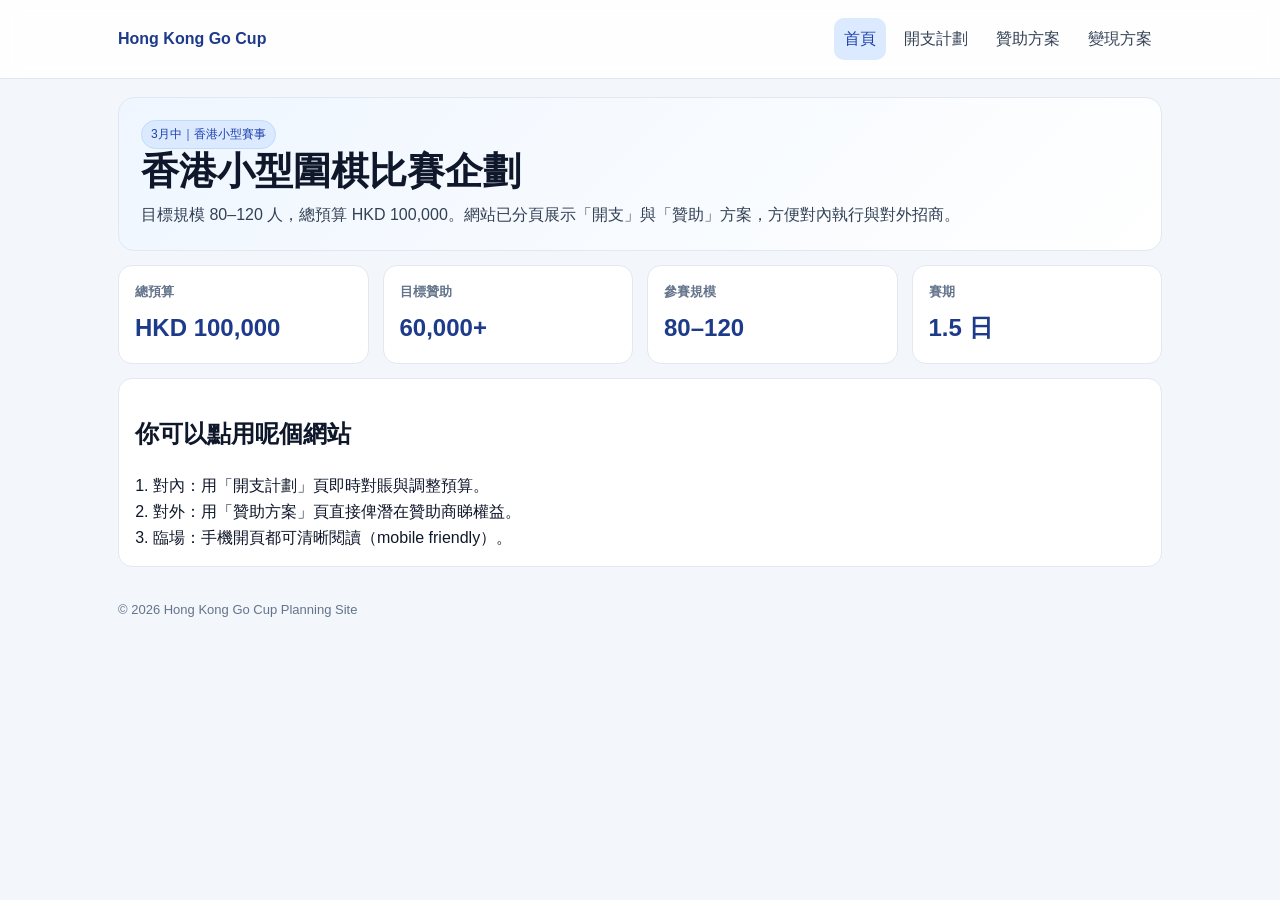
<file: index.html>
<!doctype html>
<html lang="zh-Hant">
<head>
  <meta charset="UTF-8" />
  <meta name="viewport" content="width=device-width, initial-scale=1" />
  <title>香港小型圍棋比賽｜活動首頁</title>
  <link rel="stylesheet" href="./styles.css" />
</head>
<body>
  <header class="nav">
    <div class="container nav-inner">
      <a class="brand" href="./index.html">Hong Kong Go Cup</a>
      <nav class="links">
        <a class="active" href="./index.html">首頁</a>
        <a href="./budget.html">開支計劃</a>
        <a href="./sponsorship.html">贊助方案</a>
              <a href="./monetization.html">變現方案</a>
      </nav>
    </div>
  </header>

  <main class="container">
    <section class="hero">
      <span class="tag">3月中｜香港小型賽事</span>
      <h1>香港小型圍棋比賽企劃</h1>
      <p>目標規模 80–120 人，總預算 HKD 100,000。網站已分頁展示「開支」與「贊助」方案，方便對內執行與對外招商。</p>
    </section>

    <section class="grid">
      <article class="card kpi"><h3>總預算</h3><p>HKD 100,000</p></article>
      <article class="card kpi"><h3>目標贊助</h3><p>60,000+</p></article>
      <article class="card kpi"><h3>參賽規模</h3><p>80–120</p></article>
      <article class="card kpi"><h3>賽期</h3><p>1.5 日</p></article>

      <article class="card full">
        <h2>你可以點用呢個網站</h2>
        <ol class="list">
          <li>對內：用「開支計劃」頁即時對賬與調整預算。</li>
          <li>對外：用「贊助方案」頁直接俾潛在贊助商睇權益。</li>
          <li>臨場：手機開頁都可清晰閱讀（mobile friendly）。</li>
        </ol>
      </article>
    </section>

    <p class="footer">© 2026 Hong Kong Go Cup Planning Site</p>
  </main>
</body>
</html>
</file>
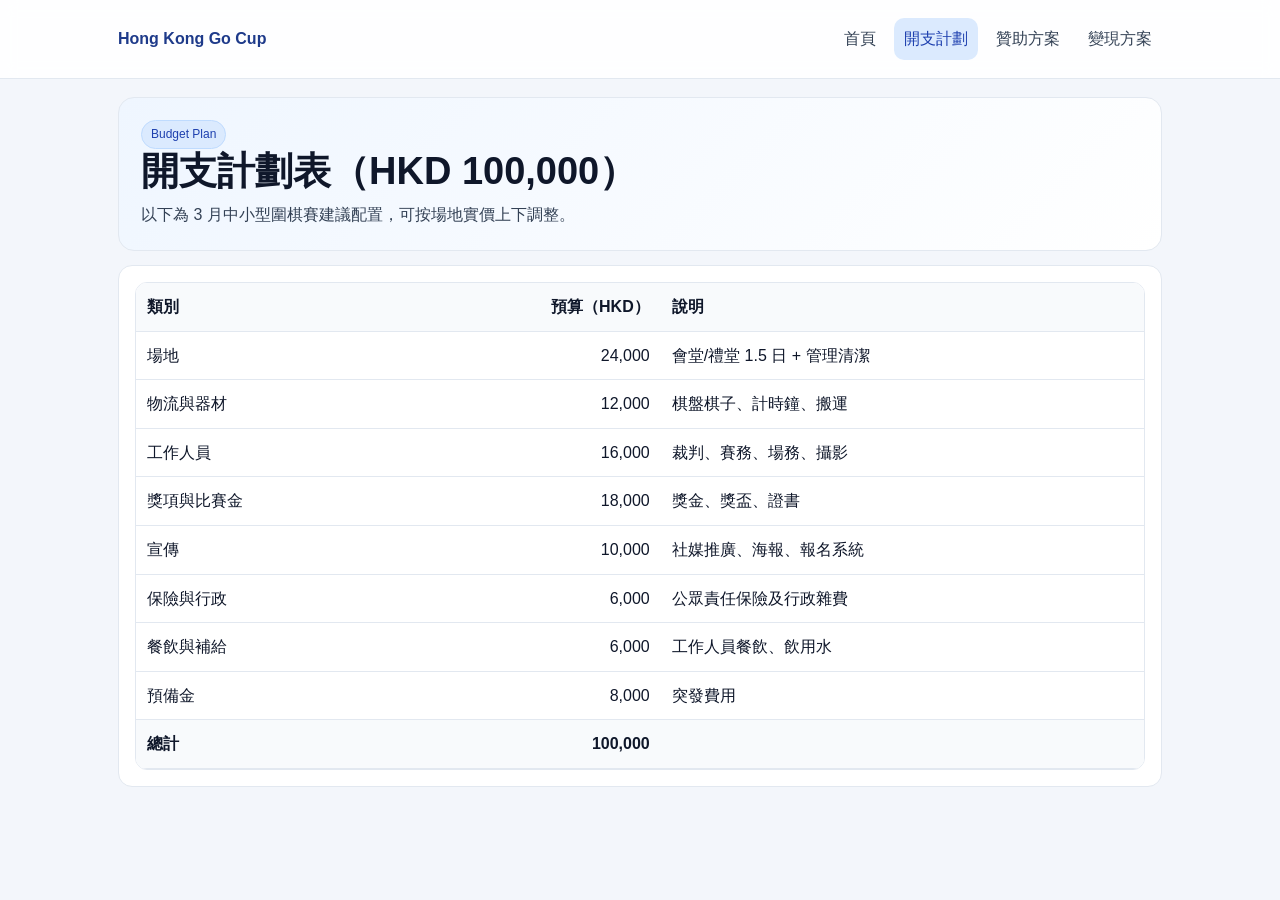
<file: budget.html>
<!doctype html>
<html lang="zh-Hant">
<head>
  <meta charset="UTF-8" />
  <meta name="viewport" content="width=device-width, initial-scale=1" />
  <title>香港小型圍棋比賽｜開支計劃</title>
  <link rel="stylesheet" href="./styles.css" />
</head>
<body>
  <header class="nav">
    <div class="container nav-inner">
      <a class="brand" href="./index.html">Hong Kong Go Cup</a>
      <nav class="links">
        <a href="./index.html">首頁</a>
        <a class="active" href="./budget.html">開支計劃</a>
        <a href="./sponsorship.html">贊助方案</a>
              <a href="./monetization.html">變現方案</a>
      </nav>
    </div>
  </header>

  <main class="container">
    <section class="hero">
      <span class="tag">Budget Plan</span>
      <h1>開支計劃表（HKD 100,000）</h1>
      <p>以下為 3 月中小型圍棋賽建議配置，可按場地實價上下調整。</p>
    </section>

    <section class="card" style="margin-top:14px">
      <div class="table-wrap">
        <table>
          <thead><tr><th>類別</th><th class="right">預算（HKD）</th><th>說明</th></tr></thead>
          <tbody>
            <tr><td>場地</td><td class="right">24,000</td><td>會堂/禮堂 1.5 日 + 管理清潔</td></tr>
            <tr><td>物流與器材</td><td class="right">12,000</td><td>棋盤棋子、計時鐘、搬運</td></tr>
            <tr><td>工作人員</td><td class="right">16,000</td><td>裁判、賽務、場務、攝影</td></tr>
            <tr><td>獎項與比賽金</td><td class="right">18,000</td><td>獎金、獎盃、證書</td></tr>
            <tr><td>宣傳</td><td class="right">10,000</td><td>社媒推廣、海報、報名系統</td></tr>
            <tr><td>保險與行政</td><td class="right">6,000</td><td>公眾責任保險及行政雜費</td></tr>
            <tr><td>餐飲與補給</td><td class="right">6,000</td><td>工作人員餐飲、飲用水</td></tr>
            <tr><td>預備金</td><td class="right">8,000</td><td>突發費用</td></tr>
          </tbody>
          <tfoot><tr><th>總計</th><th class="right">100,000</th><th></th></tr></tfoot>
        </table>
      </div>
    </section>
  </main>
</body>
</html>
</file>
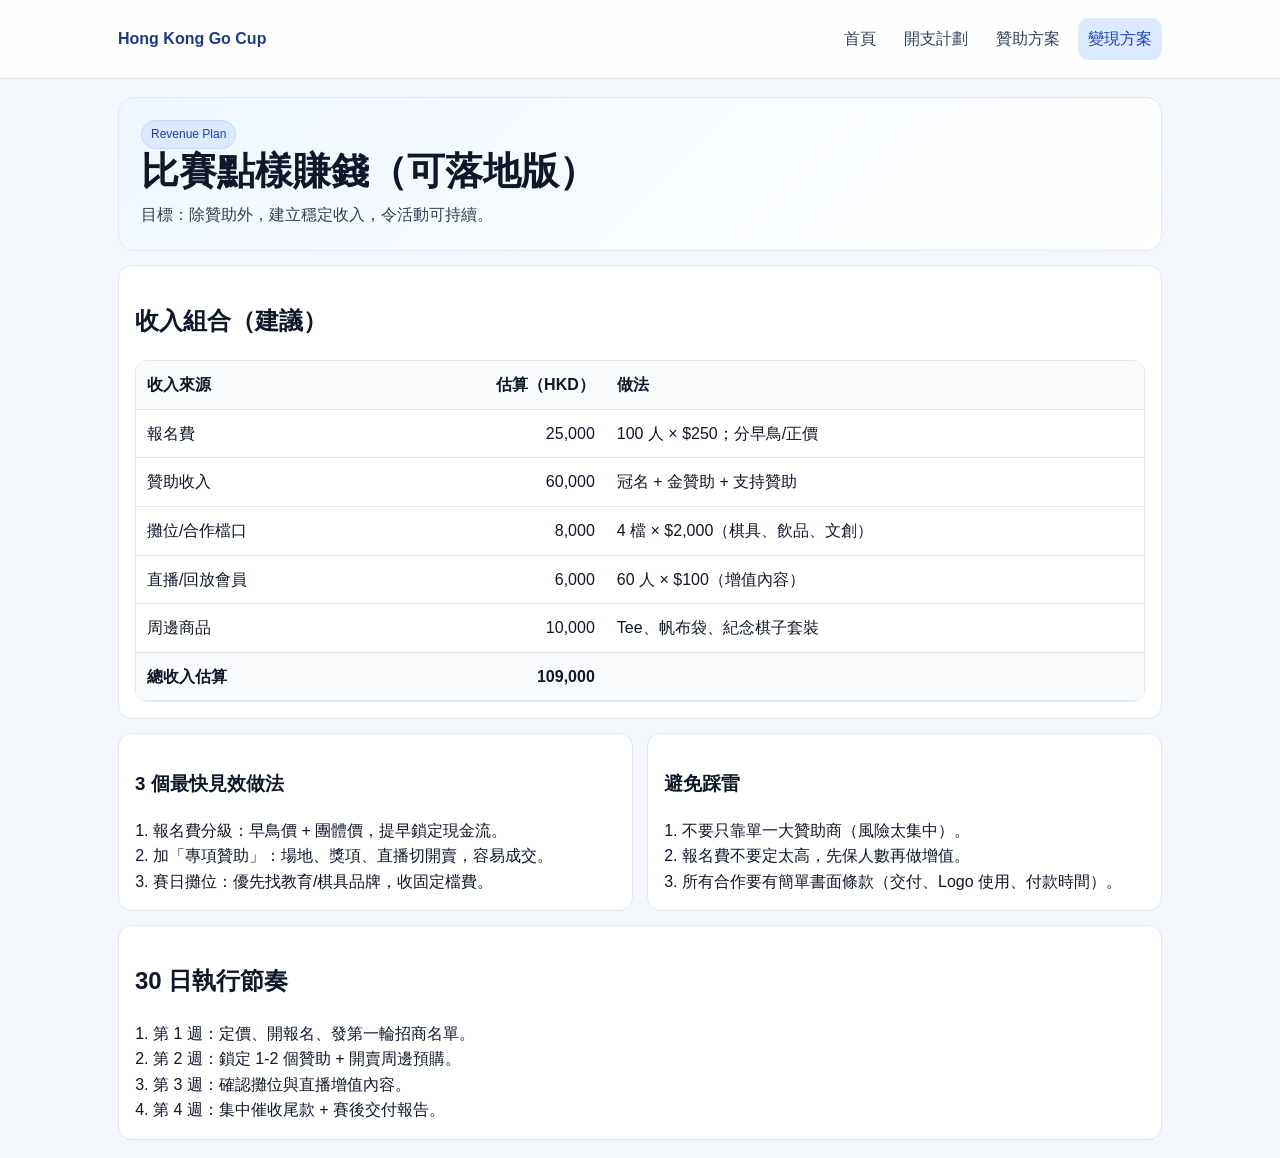
<file: monetization.html>
<!doctype html>
<html lang="zh-Hant">
<head>
  <meta charset="UTF-8" />
  <meta name="viewport" content="width=device-width, initial-scale=1" />
  <title>香港小型圍棋比賽｜變現方案</title>
  <link rel="stylesheet" href="./styles.css" />
</head>
<body>
  <header class="nav">
    <div class="container nav-inner">
      <a class="brand" href="./index.html">Hong Kong Go Cup</a>
      <nav class="links">
        <a href="./index.html">首頁</a>
        <a href="./budget.html">開支計劃</a>
        <a href="./sponsorship.html">贊助方案</a>
        <a class="active" href="./monetization.html">變現方案</a>
      </nav>
    </div>
  </header>

  <main class="container">
    <section class="hero">
      <span class="tag">Revenue Plan</span>
      <h1>比賽點樣賺錢（可落地版）</h1>
      <p>目標：除贊助外，建立穩定收入，令活動可持續。</p>
    </section>

    <section class="grid">
      <article class="card full">
        <h2>收入組合（建議）</h2>
        <div class="table-wrap">
          <table>
            <thead><tr><th>收入來源</th><th class="right">估算（HKD）</th><th>做法</th></tr></thead>
            <tbody>
              <tr><td>報名費</td><td class="right">25,000</td><td>100 人 × $250；分早鳥/正價</td></tr>
              <tr><td>贊助收入</td><td class="right">60,000</td><td>冠名 + 金贊助 + 支持贊助</td></tr>
              <tr><td>攤位/合作檔口</td><td class="right">8,000</td><td>4 檔 × $2,000（棋具、飲品、文創）</td></tr>
              <tr><td>直播/回放會員</td><td class="right">6,000</td><td>60 人 × $100（增值內容）</td></tr>
              <tr><td>周邊商品</td><td class="right">10,000</td><td>Tee、帆布袋、紀念棋子套裝</td></tr>
            </tbody>
            <tfoot><tr><th>總收入估算</th><th class="right">109,000</th><th></th></tr></tfoot>
          </table>
        </div>
      </article>

      <article class="card" style="grid-column:span 6">
        <h3>3 個最快見效做法</h3>
        <ol class="list">
          <li>報名費分級：早鳥價 + 團體價，提早鎖定現金流。</li>
          <li>加「專項贊助」：場地、獎項、直播切開賣，容易成交。</li>
          <li>賽日攤位：優先找教育/棋具品牌，收固定檔費。</li>
        </ol>
      </article>

      <article class="card" style="grid-column:span 6">
        <h3>避免踩雷</h3>
        <ol class="list">
          <li>不要只靠單一大贊助商（風險太集中）。</li>
          <li>報名費不要定太高，先保人數再做增值。</li>
          <li>所有合作要有簡單書面條款（交付、Logo 使用、付款時間）。</li>
        </ol>
      </article>

      <article class="card full">
        <h2>30 日執行節奏</h2>
        <ol class="list">
          <li>第 1 週：定價、開報名、發第一輪招商名單。</li>
          <li>第 2 週：鎖定 1-2 個贊助 + 開賣周邊預購。</li>
          <li>第 3 週：確認攤位與直播增值內容。</li>
          <li>第 4 週：集中催收尾款 + 賽後交付報告。</li>
        </ol>
      </article>
    </section>
  </main>
</body>
</html>
</file>
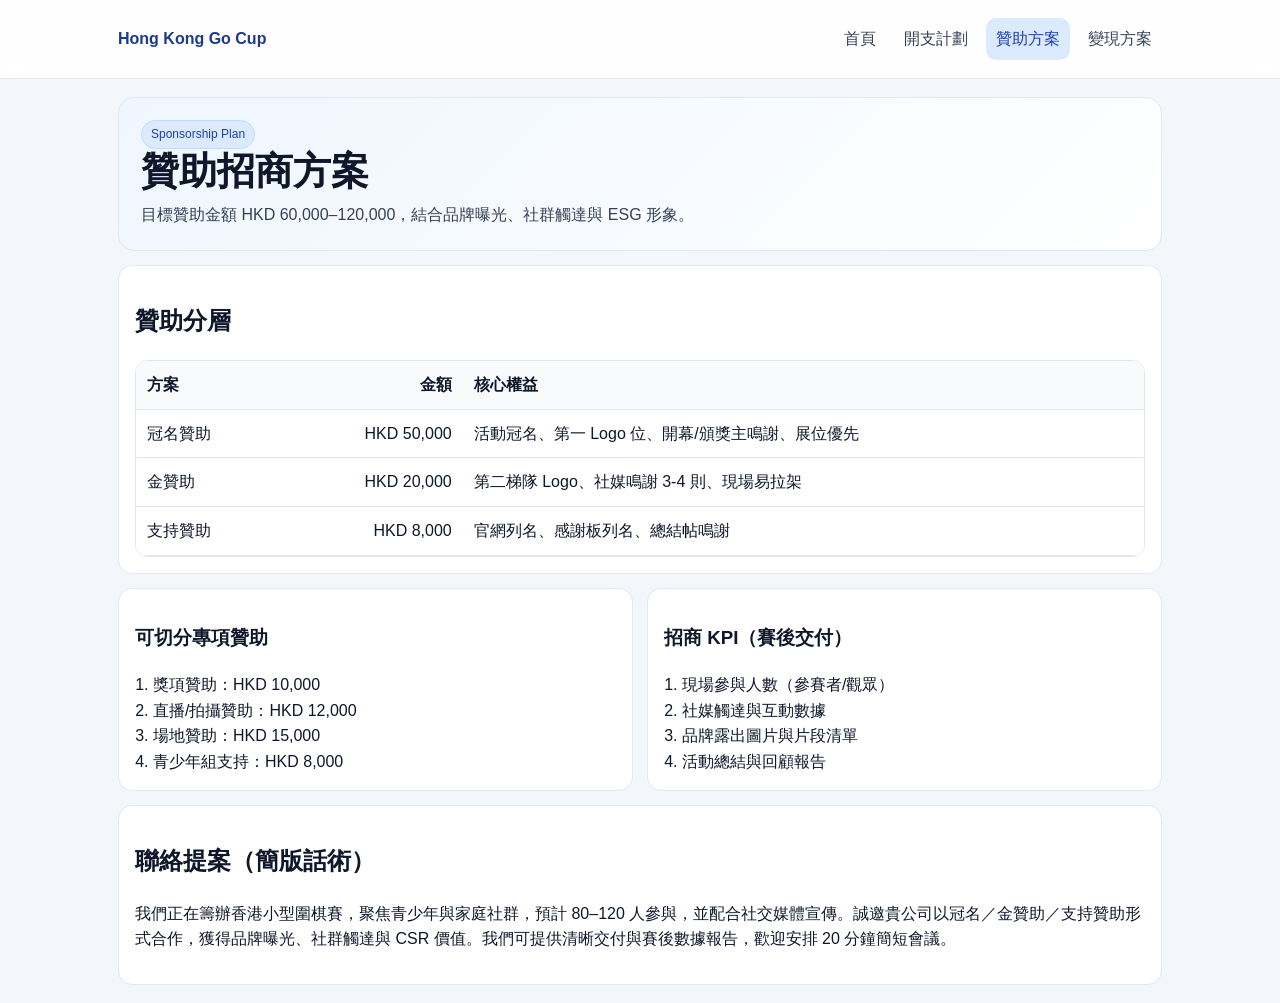
<file: sponsorship.html>
<!doctype html>
<html lang="zh-Hant">
<head>
  <meta charset="UTF-8" />
  <meta name="viewport" content="width=device-width, initial-scale=1" />
  <title>香港小型圍棋比賽｜贊助方案</title>
  <link rel="stylesheet" href="./styles.css" />
</head>
<body>
  <header class="nav">
    <div class="container nav-inner">
      <a class="brand" href="./index.html">Hong Kong Go Cup</a>
      <nav class="links">
        <a href="./index.html">首頁</a>
        <a href="./budget.html">開支計劃</a>
        <a class="active" href="./sponsorship.html">贊助方案</a>
              <a href="./monetization.html">變現方案</a>
      </nav>
    </div>
  </header>

  <main class="container">
    <section class="hero">
      <span class="tag">Sponsorship Plan</span>
      <h1>贊助招商方案</h1>
      <p>目標贊助金額 HKD 60,000–120,000，結合品牌曝光、社群觸達與 ESG 形象。</p>
    </section>

    <section class="grid">
      <article class="card full">
        <h2>贊助分層</h2>
        <div class="table-wrap">
          <table>
            <thead><tr><th>方案</th><th class="right">金額</th><th>核心權益</th></tr></thead>
            <tbody>
              <tr><td>冠名贊助</td><td class="right">HKD 50,000</td><td>活動冠名、第一 Logo 位、開幕/頒獎主鳴謝、展位優先</td></tr>
              <tr><td>金贊助</td><td class="right">HKD 20,000</td><td>第二梯隊 Logo、社媒鳴謝 3-4 則、現場易拉架</td></tr>
              <tr><td>支持贊助</td><td class="right">HKD 8,000</td><td>官網列名、感謝板列名、總結帖鳴謝</td></tr>
            </tbody>
          </table>
        </div>
      </article>

      <article class="card" style="grid-column:span 6">
        <h3>可切分專項贊助</h3>
        <ol class="list">
          <li>獎項贊助：HKD 10,000</li>
          <li>直播/拍攝贊助：HKD 12,000</li>
          <li>場地贊助：HKD 15,000</li>
          <li>青少年組支持：HKD 8,000</li>
        </ol>
      </article>

      <article class="card" style="grid-column:span 6">
        <h3>招商 KPI（賽後交付）</h3>
        <ol class="list">
          <li>現場參與人數（參賽者/觀眾）</li>
          <li>社媒觸達與互動數據</li>
          <li>品牌露出圖片與片段清單</li>
          <li>活動總結與回顧報告</li>
        </ol>
      </article>

      <article class="card full">
        <h2>聯絡提案（簡版話術）</h2>
        <p>我們正在籌辦香港小型圍棋賽，聚焦青少年與家庭社群，預計 80–120 人參與，並配合社交媒體宣傳。誠邀貴公司以冠名／金贊助／支持贊助形式合作，獲得品牌曝光、社群觸達與 CSR 價值。我們可提供清晰交付與賽後數據報告，歡迎安排 20 分鐘簡短會議。</p>
      </article>
    </section>
  </main>
</body>
</html>
</file>
<file: styles.css>
:root{
  --bg:#f3f6fb;
  --card:#ffffff;
  --text:#0f172a;
  --muted:#64748b;
  --line:#e2e8f0;
  --primary:#1d4ed8;
  --primary-soft:#dbeafe;
}
*{box-sizing:border-box}
body{
  margin:0;
  font-family:-apple-system,BlinkMacSystemFont,"Segoe UI",Roboto,"Noto Sans TC",sans-serif;
  color:var(--text);
  background:var(--bg);
  line-height:1.6;
}
.container{max-width:1080px;margin:0 auto;padding:18px}
.nav{
  position:sticky;top:0;z-index:20;
  background:rgba(255,255,255,.9);backdrop-filter:blur(8px);
  border-bottom:1px solid var(--line);
}
.nav-inner{display:flex;justify-content:space-between;align-items:center;gap:12px}
.brand{font-weight:800;color:#1e3a8a;text-decoration:none}
.links{display:flex;gap:8px;flex-wrap:wrap}
.links a{
  text-decoration:none;color:#334155;padding:8px 10px;border-radius:10px;
}
.links a.active,.links a:hover{background:var(--primary-soft);color:#1e40af}
.hero{background:linear-gradient(135deg,#eff6ff,#ffffff);border:1px solid var(--line);border-radius:16px;padding:22px}
.hero h1{margin:0 0 8px;font-size:clamp(24px,4vw,38px);line-height:1.2}
.hero p{margin:0;color:#334155}
.grid{display:grid;grid-template-columns:repeat(12,1fr);gap:14px;margin-top:14px}
.card{background:var(--card);border:1px solid var(--line);border-radius:14px;padding:16px}
.kpi{grid-column:span 3}
.kpi h3{margin:0;font-size:13px;color:var(--muted);font-weight:600}
.kpi p{margin:6px 0 0;font-size:24px;font-weight:800;color:#1e3a8a}
.full{grid-column:1/-1}
.table-wrap{overflow:auto;border:1px solid var(--line);border-radius:12px}
table{width:100%;border-collapse:collapse;min-width:680px;background:#fff}
th,td{border-bottom:1px solid var(--line);padding:11px;text-align:left}
th{background:#f8fafc}
.right{text-align:right;white-space:nowrap}
.tag{display:inline-block;background:var(--primary-soft);border:1px solid #bfdbfe;color:#1e40af;padding:4px 9px;border-radius:999px;font-size:12px}
.list{margin:0;padding-left:18px}
.footer{color:var(--muted);font-size:13px;padding:20px 0}

@media (max-width:900px){.kpi{grid-column:span 6}}
@media (max-width:640px){
  .kpi{grid-column:span 12}
  .container{padding:12px}
  .hero{padding:16px}
  .links a{padding:7px 9px}
}
</file>
